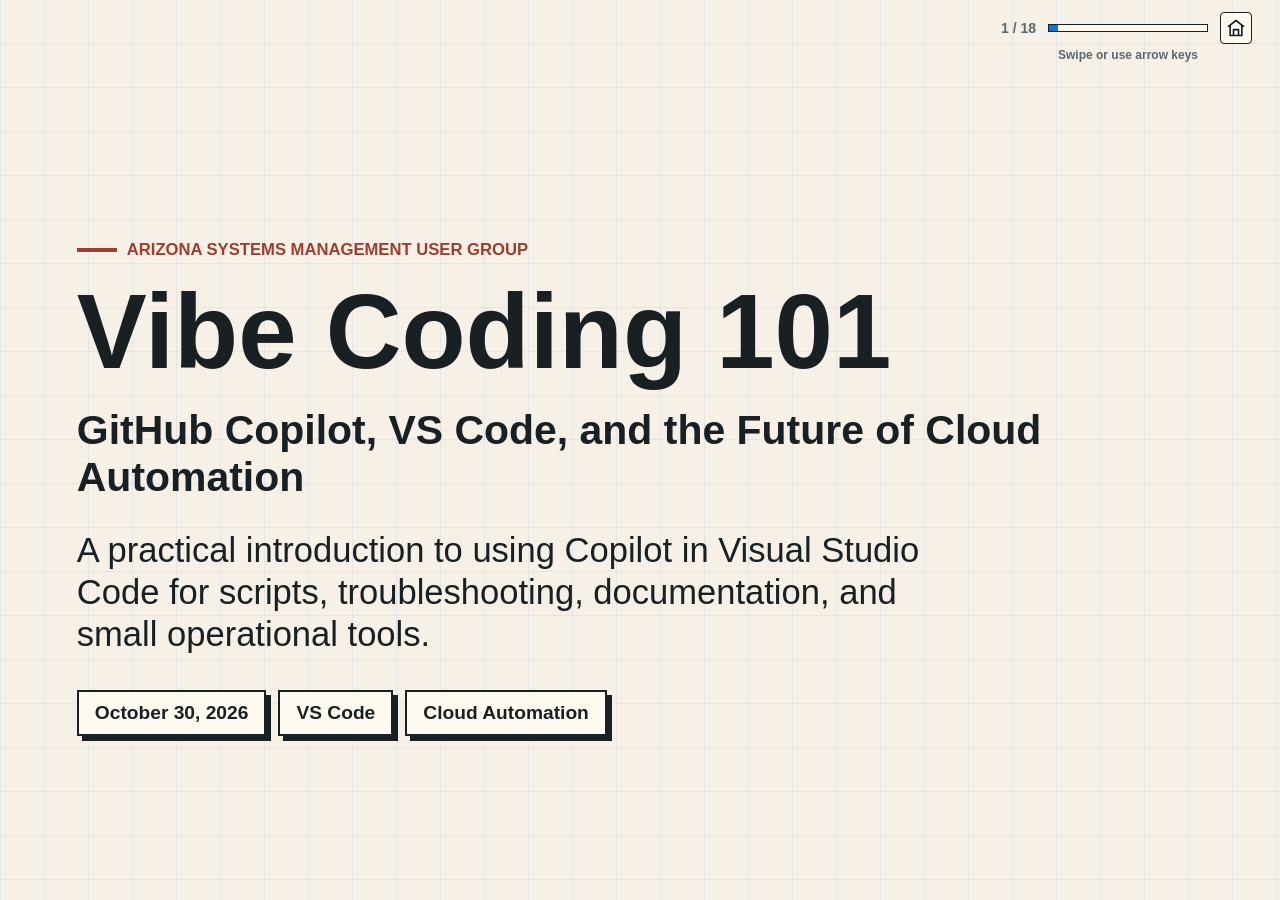
<file: slides/index.html>
<!doctype html>
<html lang="en">
<head>
  <meta charset="utf-8">
  <meta name="viewport" content="width=device-width, initial-scale=1">
  <title>Vibe Coding 101: GitHub Copilot, VS Code, and the Future of Cloud Automation</title>
  <style>
    :root {
      --bg: #f6f0e6;
      --ink: #182024;
      --muted: #5d676c;
      --panel: #fffaf0;
      --line: #d8cdbc;
      --cyan: #0078d4;
      --green: #16835a;
      --amber: #c77700;
      --brick: #a13d2d;
      --shadow: 0 18px 55px rgba(24, 32, 36, 0.16);
    }

    * {
      box-sizing: border-box;
    }

    body {
      margin: 0;
      height: 100vh;
      display: grid;
      grid-template-rows: auto minmax(0, 1fr);
      color: var(--ink);
      background:
        linear-gradient(90deg, rgba(0, 120, 212, 0.08) 1px, transparent 1px),
        linear-gradient(0deg, rgba(22, 131, 90, 0.07) 1px, transparent 1px),
        var(--bg);
      background-size: 44px 44px;
      font-family: "Aptos Display", "Segoe UI Variable Display", Candara, Calibri, sans-serif;
      overflow: hidden;
    }

    .deck {
      width: 100%;
      height: 100%;
      position: relative;
    }

    .slide {
      position: absolute;
      inset: 0;
      display: none;
      padding: clamp(32px, 6vw, 84px);
      align-items: safe center;
      overflow: auto;
      touch-action: pan-y;
    }

    .slide.active {
      display: flex;
    }

    .slide-use-cases {
      padding-block: 24px;
      align-items: flex-start;
    }

    .slide-use-cases ul {
      grid-template-columns: repeat(2, minmax(0, 1fr));
      margin-top: 24px;
      gap: 10px 16px;
    }

    .slide-use-cases li {
      padding-block: 10px;
      font-size: clamp(22px, 2.2vw, 32px);
    }

    .content {
      width: min(1180px, 100%);
      margin: 0 auto;
    }

    .presenter {
      display: grid;
      grid-template-columns: minmax(0, 1fr) minmax(220px, 360px);
      align-items: center;
      gap: clamp(28px, 5vw, 72px);
    }

    .presenter-photo {
      display: block;
      width: 100%;
      height: auto;
      border: 3px solid var(--ink);
      box-shadow: 12px 12px 0 var(--cyan);
    }

    .presenter-location {
      display: flex;
      align-items: center;
      gap: 12px;
      color: var(--cyan);
    }

    .presenter-location svg {
      width: 32px;
      height: 56px;
      flex-shrink: 0;
    }

    .presenter-location .cycling-icon {
      height: 32px;
    }

    .presenter-details {
      display: grid;
      gap: 10px;
      margin-top: 24px;
    }

    .presenter-details p {
      margin: 0;
      font-size: clamp(18px, 1.7vw, 26px);
      line-height: 1.35;
    }

    a {
      color: var(--cyan);
      text-underline-offset: 4px;
    }

    .demo a {
      color: #8dccff;
    }

    .eyebrow {
      display: inline-flex;
      gap: 10px;
      align-items: center;
      margin-bottom: 22px;
      color: var(--brick);
      font-size: clamp(14px, 1.3vw, 18px);
      font-weight: 800;
      text-transform: uppercase;
      letter-spacing: 0;
    }

    .eyebrow::before {
      content: "";
      width: 40px;
      height: 4px;
      background: var(--brick);
    }

    h1, h2 {
      margin: 0;
      line-height: 0.96;
      letter-spacing: 0;
      max-width: 980px;
    }

    h1 {
      font-size: clamp(54px, 8.2vw, 118px);
    }

    .title-subtitle {
      margin: 24px 0 0;
      max-width: 980px;
      color: var(--ink);
      font-size: clamp(28px, 3.2vw, 46px);
      font-weight: 650;
      line-height: 1.15;
    }

    h2 {
      font-size: clamp(46px, 6vw, 86px);
    }

    .showcase-title {
      max-width: none;
      font-size: clamp(20px, 5.4vw, 78px);
      white-space: nowrap;
    }

    p {
      max-width: 850px;
      color: var(--muted);
      font-size: clamp(22px, 2.4vw, 34px);
      line-height: 1.22;
    }

    .lead {
      margin-top: 28px;
      color: var(--ink);
      font-size: clamp(24px, 2.7vw, 38px);
    }

    .meta {
      display: flex;
      flex-wrap: wrap;
      gap: 12px;
      margin-top: 34px;
    }

    .pill {
      border: 2px solid var(--ink);
      background: var(--panel);
      padding: 10px 16px;
      font-size: clamp(16px, 1.5vw, 22px);
      font-weight: 750;
      box-shadow: 5px 5px 0 var(--ink);
    }

    .grid {
      display: grid;
      grid-template-columns: repeat(3, 1fr);
      gap: 18px;
      margin-top: 42px;
    }

    .grid-operations {
      grid-template-columns: repeat(2, minmax(0, 1fr));
    }

    .tile {
      min-height: 190px;
      border: 2px solid var(--ink);
      background: var(--panel);
      padding: 24px;
      box-shadow: 7px 7px 0 var(--ink);
    }

    .tile strong {
      display: block;
      margin-bottom: 12px;
      font-size: clamp(24px, 2.3vw, 34px);
    }

    .tile span {
      color: var(--muted);
      font-size: clamp(18px, 1.7vw, 24px);
      line-height: 1.25;
    }

    .flow {
      display: grid;
      grid-template-columns: repeat(6, 1fr);
      gap: 12px;
      margin-top: 52px;
    }

    .step {
      min-height: 160px;
      padding: 18px;
      color: white;
      background: var(--cyan);
      border: 2px solid var(--ink);
      box-shadow: 6px 6px 0 var(--ink);
      font-size: clamp(18px, 1.7vw, 26px);
      font-weight: 850;
      display: flex;
      flex-direction: column;
      align-items: flex-start;
      justify-content: space-between;
    }

    .step-owner {
      padding: 5px 8px;
      border: 1px solid #ffffff99;
      border-radius: 999px;
      color: white;
      font-size: clamp(10px, .8vw, 13px);
      font-weight: 700;
      line-height: 1;
      letter-spacing: .04em;
      text-transform: uppercase;
    }

    .step:nth-child(2) { background: var(--green); }
    .step:nth-child(3) { background: var(--amber); }
    .step:nth-child(4) { background: var(--brick); }
    .step:nth-child(5) { background: #495057; }
    .step:nth-child(6) { background: #314b7c; }

    .prompt {
      margin-top: 40px;
      border: 2px solid var(--ink);
      background: #11181d;
      color: #f7f4eb;
      padding: 28px;
      box-shadow: var(--shadow);
      font-family: Consolas, "Cascadia Code", monospace;
      font-size: clamp(20px, 2vw, 30px);
      line-height: 1.35;
      white-space: pre-wrap;
    }

    ul {
      margin: 38px 0 0;
      padding: 0;
      display: grid;
      gap: 16px;
      list-style: none;
      max-width: 920px;
    }

    li {
      border-left: 8px solid var(--cyan);
      background: rgba(255, 250, 240, 0.78);
      padding: 16px 20px;
      font-size: clamp(22px, 2.2vw, 32px);
      line-height: 1.16;
      box-shadow: 0 8px 24px rgba(24, 32, 36, 0.08);
    }

    li:nth-child(2) { border-color: var(--green); }
    li:nth-child(3) { border-color: var(--amber); }
    li:nth-child(4) { border-color: var(--brick); }

    .demo {
      width: min(920px, 100%);
      border: 3px solid var(--ink);
      background: var(--ink);
      color: white;
      box-shadow: 12px 12px 0 var(--amber);
      padding: clamp(28px, 4vw, 52px);
    }

    .demo h2 {
      color: white;
    }

    .demo p {
      color: #dce7ea;
    }

    .closing-layout {
      display: grid;
      grid-template-columns: minmax(0, 1fr) clamp(160px, 20vw, 230px);
      align-items: center;
      gap: clamp(28px, 5vw, 64px);
      margin-top: 28px;
    }

    .closing-layout p {
      margin: 0;
    }

    .deck-qr {
      display: grid;
      justify-items: center;
      gap: 12px;
      color: var(--ink);
      font-size: clamp(14px, 1.2vw, 18px);
      font-weight: 700;
      text-align: center;
      text-decoration: none;
    }

    .deck-qr img {
      display: block;
      width: 100%;
      border: 10px solid white;
      box-shadow: 7px 7px 0 var(--ink);
      image-rendering: pixelated;
    }

    .deck-url {
      overflow-wrap: anywhere;
      font-size: clamp(12px, 1vw, 16px);
      font-weight: 500;
    }

    .closing-share {
      display: grid;
      justify-items: center;
      gap: 12px;
    }

    .repo-link {
      font-size: clamp(12px, 1vw, 16px);
      font-weight: 500;
    }

    .deck-qr:hover .deck-url,
    .deck-qr:focus-visible .deck-url {
      text-decoration: underline;
      text-underline-offset: 4px;
    }

    .slide-status {
      display: grid;
      grid-template-columns: auto minmax(80px, 160px) auto;
      grid-template-rows: auto auto;
      align-items: center;
      justify-content: end;
      column-gap: 12px;
      row-gap: 4px;
      padding: 12px 28px;
      color: var(--muted);
      font-size: 14px;
      font-weight: 750;
    }

    .slide-counter {
      grid-column: 1;
      grid-row: 1;
    }

    .bar {
      grid-column: 2;
      grid-row: 1;
      width: 100%;
      height: 8px;
      border: 1px solid var(--ink);
      background: rgba(255, 250, 240, 0.85);
    }

    .home-button {
      grid-column: 3;
      grid-row: 1;
      display: grid;
      place-items: center;
      width: 32px;
      height: 32px;
      padding: 5px;
      border: 1px solid var(--ink);
      border-radius: 4px;
      color: var(--ink);
      background: var(--panel);
      cursor: pointer;
    }

    .home-button:hover,
    .home-button:focus-visible {
      color: white;
      background: var(--cyan);
    }

    .home-button svg {
      width: 20px;
      height: 20px;
    }

    .navigation-hint {
      grid-column: 2;
      grid-row: 2;
      justify-self: center;
      font-size: 12px;
      white-space: nowrap;
    }

    .bar span {
      display: block;
      width: 0;
      height: 100%;
      background: var(--cyan);
      transition: width 180ms ease;
    }

    @media (max-width: 860px) {
      .slide-status {
        grid-template-columns: auto minmax(80px, 160px) auto;
        padding: 12px 22px;
      }

      .slide {
        padding: 28px 22px;
      }

      .grid,
      .flow,
      .presenter {
        grid-template-columns: 1fr;
      }

      .presenter-photo {
        max-width: 280px;
      }

      .tile,
      .step {
        min-height: auto;
      }
    }

    @media (max-width: 640px) {
      body {
        height: 100dvh;
      }

      .slide {
        align-items: flex-start;
        overflow-y: auto;
        overscroll-behavior-y: contain;
        -webkit-overflow-scrolling: touch;
      }

      .slide-use-cases ul {
        grid-template-columns: 1fr;
      }

      .closing-layout {
        grid-template-columns: 1fr;
        justify-items: start;
      }

      .deck-qr {
        width: min(160px, 100%);
      }
    }

    @media print {
      body {
        display: block;
        height: auto;
        overflow: visible;
        background: white;
      }

      .deck,
      .slide {
        position: static;
        display: block;
        width: auto;
        height: auto;
        overflow: visible;
        page-break-after: always;
      }

      .slide-status {
        display: none;
      }
    }
  </style>
</head>
<body>
  <div class="slide-status">
    <span class="slide-counter" id="counter" aria-live="polite">1 / 17</span>
    <div class="bar"><span id="progress"></span></div>
    <button class="home-button" id="home-button" type="button" aria-label="Go to first slide" title="Go to first slide">
      <svg viewBox="0 0 24 24" fill="none" stroke="currentColor" stroke-width="2" stroke-linecap="round" stroke-linejoin="round" aria-hidden="true">
        <path d="m3 10 9-7 9 7M5 9v12h14V9M9 21v-7h6v7"/>
      </svg>
    </button>
    <span class="navigation-hint">Swipe or use arrow keys</span>
  </div>

  <main class="deck" aria-live="polite">
    <section class="slide active">
      <div class="content">
        <div class="eyebrow">Arizona Systems Management User Group</div>
        <h1>Vibe Coding 101</h1>
        <p class="title-subtitle">GitHub Copilot, VS Code, and the Future of Cloud Automation</p>
        <p class="lead">A practical introduction to using Copilot in Visual Studio Code for scripts, troubleshooting, documentation, and small operational tools.</p>
        <div class="meta">
          <span class="pill">October 30, 2026</span>
          <span class="pill">VS Code</span>
          <span class="pill">Cloud Automation</span>
        </div>
      </div>
    </section>

    <section class="slide">
      <div class="content presenter">
        <div>
          <div class="eyebrow">Meet Your Presenter</div>
          <h2>Greg Ramsey</h2>
          <p class="lead">Senior Distinguished Engineer / Senior Architect</p>
          <p>Dell Technologies</p>
          <p class="presenter-location">
            <svg viewBox="0 0 32 56" fill="none" stroke="currentColor" stroke-width="2" stroke-linecap="round" stroke-linejoin="round" aria-hidden="true">
              <path d="M16 2v8M10 14l6-4 6 4M3 17h26l-7 5H10zM12 22l2 10-5 21M20 22l-2 10 5 21M14 32h4M11 45h10M6 54h20"/>
            </svg>
            <span>Based in Seattle</span>
          </p>
          <p class="presenter-location">
            <svg class="cycling-icon" viewBox="0 0 32 32" fill="none" stroke="currentColor" stroke-width="1.6" stroke-linecap="round" stroke-linejoin="round" aria-hidden="true">
              <circle cx="7" cy="23" r="6"/>
              <circle cx="25" cy="23" r="6"/>
              <path d="M7 23l6-12 6 12H7l14-12 4 12M10 11h6M21 11l-2-5h5"/>
            </svg>
            <span>Enjoys cycling</span>
          </p>
          <div class="presenter-details">
            <p><strong>X:</strong> <a href="https://x.com/ramseyg" target="_blank" rel="noopener noreferrer">@ramseyg</a></p>
            <p><strong>LinkedIn:</strong> <a href="https://www.linkedin.com/in/ramseyg/" target="_blank" rel="noopener noreferrer">Greg Ramsey</a></p>
          </div>
        </div>
        <img class="presenter-photo" src="images/greg-ramsey.jpg" alt="Greg Ramsey" width="400" height="400">
      </div>
    </section>

    <section class="slide">
      <div class="content">
        <div class="eyebrow">Before We Begin</div>
        <h2>We all come to AI with different experience and perspectives.</h2>
      </div>
    </section>

    <section class="slide">
      <div class="content">
        <div class="eyebrow">Keep The Trajectory In Mind</div>
        <h2>Today's AI is a starting point, not the ceiling.</h2>
        <p class="lead">Expect capabilities to improve. Keep your judgment in the loop.</p>
      </div>
    </section>

    <section class="slide">
      <div class="content">
        <div class="eyebrow">A Word About Security</div>
        <h2>Today’s examples are for demonstration purposes only.</h2>
        <p>Before using them in your environment, consult your security team and follow your organization’s policies.</p>
      </div>
    </section>

    <section class="slide">
      <div class="content">
        <div class="eyebrow">Why It Matters</div>
        <h2>Cloud work is full of repeatable patterns.</h2>
        <div class="grid grid-operations">
          <div class="tile"><strong>Scripts</strong><span>Generate, explain, and refine automation without starting from a blank file.</span></div>
          <div class="tile"><strong>Config</strong><span>Reason through YAML, JSON, Bicep, CLI commands, and docs from inside the editor.</span></div>
          <div class="tile"><strong>Troubleshooting</strong><span>Use errors and terminal output as context for the next useful step.</span></div>
          <div class="tile"><strong>Simplify</strong><span>Build operator-friendly interfaces that turn routine tasks into clear, guided steps.</span></div>
        </div>
      </div>
    </section>

    <section class="slide">
      <div class="content">
        <div class="eyebrow">Vibe Coding</div>
        <h2>A fast loop with human judgment still in charge.</h2>
        <div class="flow" aria-label="Vibe coding workflow">
          <div class="step"><span class="step-owner">Human</span><span>Prompt</span></div>
          <div class="step"><span class="step-owner">Copilot</span><span>Draft</span></div>
          <div class="step"><span class="step-owner">Human</span><span>Review</span></div>
          <div class="step"><span class="step-owner">Human + tools</span><span>Test</span></div>
          <div class="step"><span class="step-owner">Together</span><span>Refine</span></div>
          <div class="step"><span class="step-owner">Copilot + human</span><span>Document</span></div>
        </div>
      </div>
    </section>

    <section class="slide">
      <div class="content">
        <div class="eyebrow">Copilot In VS Code</div>
        <h2>Copilot shows up where the work is happening.</h2>
        <ul>
          <li>Inline suggestions while you type</li>
          <li>Chat for questions, generation, explanation, and debugging</li>
          <li>Workspace context from files, selections, and terminal output</li>
          <li>Help with tests, documentation, refactoring, and reviews</li>
        </ul>
      </div>
    </section>

    <section class="slide">
      <div class="content">
        <div class="eyebrow">Prompt Pattern</div>
        <h2>Useful prompts have four parts.</h2>
        <div class="prompt">Goal: What I want to accomplish.
Context: The tool, language, file, or environment.
Constraints: What must or must not happen.
Output: The format I want back.</div>
      </div>
    </section>

    <section class="slide slide-use-cases">
      <div class="content">
        <div class="eyebrow">Cloud Automation Use Cases</div>
        <h2>Good demos are useful, safe, and easy to inspect.</h2>
        <ul>
          <li>Azure resource inventory</li>
          <li>Script explanation and risk review</li>
          <li>Broken script troubleshooting</li>
          <li>Operational documentation generation</li>
          <li>Simple web apps</li>
        </ul>
      </div>
    </section>

    <section class="slide">
      <div class="content demo">
        <div class="eyebrow">Demo 1</div>
        <h2>Explain and improve a script.</h2>
      </div>
    </section>

    <section class="slide">
      <div class="content demo">
        <div class="eyebrow">Demo 2</div>
        <h2>Explore an Intune endpoint dashboard.</h2>
        <p>Use sample data to explore fleet compliance, OS versions, and stale devices, with filters and drill-downs. See how it can connect to Microsoft Graph.</p>
      </div>
    </section>

    <section class="slide">
      <div class="content">
        <div class="eyebrow">Guardrails</div>
        <h2>Generated code is a draft.</h2>
        <ul>
          <li>Review before running</li>
          <li>Protect secrets and tenant data</li>
          <li>Prefer read-only demos and least privilege</li>
          <li>Validate in a safe environment before production</li>
        </ul>
      </div>
    </section>

    <section class="slide">
      <div class="content">
        <div class="eyebrow">Looking Ahead</div>
        <h2>Vibe coding vs. spec-driven development</h2>
        <div class="grid grid-operations">
          <div class="tile">
            <strong>Vibe coding</strong>
            <span>Explore through conversation: prompt, review, test, and refine as the idea takes shape.</span>
          </div>
          <div class="tile">
            <strong>Spec-driven development</strong>
            <span>Make intent explicit first: agree on requirements and acceptance criteria, then guide implementation and tests with a shared spec.</span>
          </div>
        </div>
        <p>More structure as scope and team needs grow. Both still need iteration and review.</p>
        <p>Beyond today's scope: explore <a href="https://github.com/github/spec-kit" target="_blank" rel="noopener noreferrer">GitHub Spec Kit</a> next.</p>
      </div>
    </section>

    <section class="slide">
      <div class="content">
        <div class="eyebrow">Next Steps</div>
        <h2>Try it on one small automation task.</h2>
        <ul>
          <li>Use the goal, context, constraints, output pattern</li>
          <li>Ask Copilot to explain before changing code</li>
          <li>Keep a personal prompt library</li>
          <li>Build review and testing into the loop</li>
        </ul>
      </div>
    </section>

    <section class="slide">
      <div class="content">
        <div class="eyebrow">Beyond Scripts: App Showcase</div>
        <h2 class="showcase-title">Small ideas. Useful apps.</h2>
        <div class="grid">
          <div class="tile">
            <strong><a href="https://www.eventpin.net/" target="_blank" rel="noopener noreferrer">EventPin</a></strong>
            <span>An interactive map showing where event attendees are from.</span>
          </div>
          <div class="tile">
            <strong><a href="https://rideradar.net/" target="_blank" rel="noopener noreferrer">Ride Radar</a></strong>
            <span>Cyclist-focused weather forecasts with daylight temperatures, rain, wind, and UV conditions.</span>
          </div>
          <div class="tile">
            <strong><a href="https://www.stripstumble.com/" target="_blank" rel="noopener noreferrer">Strip Stumble</a></strong>
            <span>Created by a colleague of Greg's. A Las Vegas Strip guide to food, drinks, happy hours, entertainment, and printable maps.</span>
          </div>
        </div>
      </div>
    </section>

    <section class="slide">
      <div class="content">
        <div class="eyebrow">Q&A</div>
        <div class="closing-layout">
          <div>
            <h2>What automation task would you try first?</h2>
            <p>Good candidate: something repetitive, non-production, inspectable, and useful enough that improving it would save real time.</p>
          </div>
          <div class="closing-share">
            <a class="deck-qr" href="https://ramseygr.github.io/AZSMUG20261030/" target="_blank" rel="noopener noreferrer" aria-label="Open the published slide deck">
              <img src="images/deck-qr.svg" alt="QR code linking to the published slide deck">
              <span>Scan to open the slides</span>
              <span class="deck-url">ramseygr.github.io/AZSMUG20261030</span>
            </a>
            <a class="repo-link" href="https://github.com/ramseygr/AZSMUG20261030" target="_blank" rel="noopener noreferrer">Source: GitHub repository</a>
          </div>
        </div>
      </div>
    </section>

    <section class="slide slide-resources">
      <div class="content">
        <div class="eyebrow">Resources</div>
        <h2>Keep exploring.</h2>
        <div class="grid">
          <div class="tile">
            <strong><a href="https://github.com/ramseygr/AZSMUG20261030" target="_blank" rel="noopener noreferrer">Session repository</a></strong>
            <span>Slides, demos, and reusable prompts from this session.</span>
          </div>
          <div class="tile">
            <strong><a href="https://learn.microsoft.com/en-us/entra/msal/javascript/browser/about-msal-browser" target="_blank" rel="noopener noreferrer">MSAL Browser</a></strong>
            <span>Microsoft documentation for the browser authentication library used in the dashboard demo.</span>
          </div>
          <div class="tile">
            <strong><a href="https://docs.github.com/en/billing/concepts/product-billing/github-copilot-licenses" target="_blank" rel="noopener noreferrer">Copilot licensing</a></strong>
            <span>Reference for Copilot plans and license options.</span>
          </div>
        </div>
      </div>
    </section>
  </main>

  <script>
    const slides = Array.from(document.querySelectorAll('.slide'));
    const counter = document.querySelector('#counter');
    const progress = document.querySelector('#progress');
    const homeButton = document.querySelector('#home-button');
    const deck = document.querySelector('.deck');
    let current = 0;
    let touchStart = null;

    function showSlide(index) {
      current = Math.max(0, Math.min(index, slides.length - 1));
      slides.forEach((slide, slideIndex) => {
        slide.classList.toggle('active', slideIndex === current);
      });
      counter.textContent = `${current + 1} / ${slides.length}`;
      progress.style.width = `${((current + 1) / slides.length) * 100}%`;
      history.replaceState(null, '', `#slide-${current + 1}`);
    }

    document.addEventListener('keydown', (event) => {
      if (event.key === 'ArrowRight' || event.key === 'PageDown' || event.key === ' ') {
        event.preventDefault();
        showSlide(current + 1);
      }

      if (event.key === 'ArrowLeft' || event.key === 'PageUp') {
        event.preventDefault();
        showSlide(current - 1);
      }

      if (event.key === 'Home') {
        showSlide(0);
      }

      if (event.key === 'End') {
        showSlide(slides.length - 1);
      }
    });

    deck.addEventListener('pointerdown', (event) => {
      if (!event.isPrimary || event.pointerType !== 'touch'
        || event.target.closest('a, button, input, textarea, select')) {
        touchStart = null;
        return;
      }
      touchStart = { x: event.clientX, y: event.clientY, pointerId: event.pointerId };
    });

    deck.addEventListener('pointerup', (event) => {
      if (!touchStart || event.pointerId !== touchStart.pointerId) return;
      const deltaX = event.clientX - touchStart.x;
      const deltaY = event.clientY - touchStart.y;
      touchStart = null;
      if (Math.abs(deltaX) < 50 || Math.abs(deltaX) < Math.abs(deltaY) * 1.25) return;
      showSlide(current + (deltaX < 0 ? 1 : -1));
    });

    deck.addEventListener('pointercancel', () => {
      touchStart = null;
    });

    homeButton.addEventListener('click', () => showSlide(0));

    const savedSlide = Number(location.hash.match(/^#slide-(\d+)$/)?.[1]) - 1;
    showSlide(Number.isInteger(savedSlide) && savedSlide >= 0 ? savedSlide : 0);
  </script>
</body>
</html>
</file>
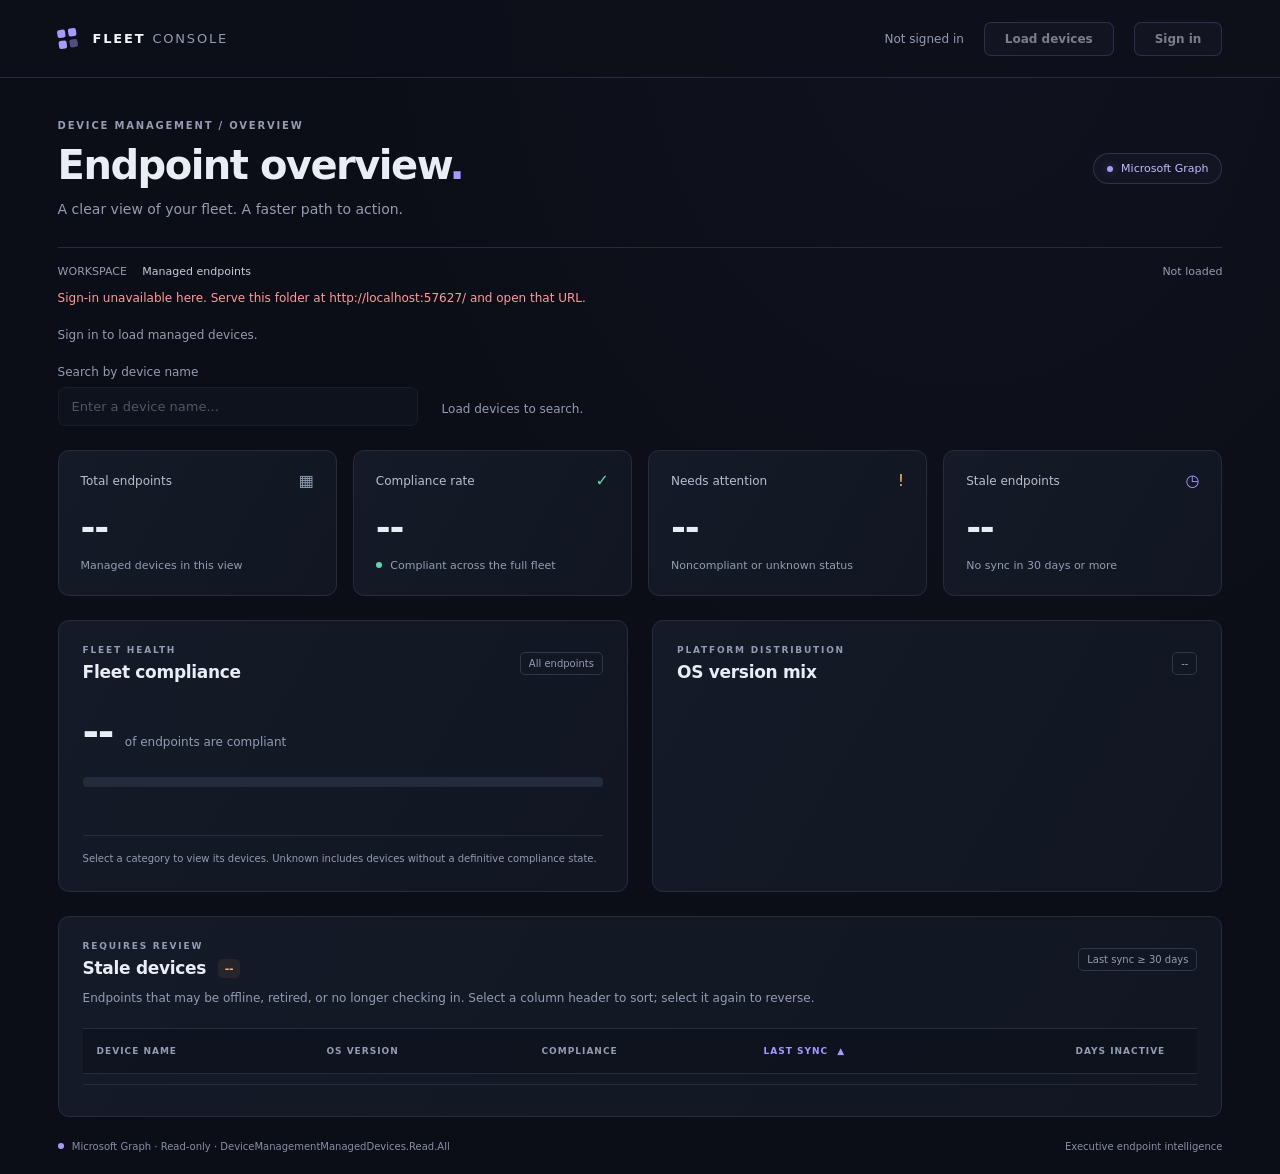
<file: demos/intune-dashboard-v2/index.html>
<!doctype html>
<html lang="en">
  <head>
    <meta charset="utf-8">
    <meta name="viewport" content="width=device-width, initial-scale=1">
    <meta name="color-scheme" content="dark">
    <title>Endpoint Overview | Fleet Console</title>
    <link rel="stylesheet" href="styles.css">
    <script src="app.js" type="module"></script>
  </head>
  <body>
    <header class="topbar">
      <a class="brand" href="./index.html" aria-label="Fleet Console home">
        <span class="brand-icon" aria-hidden="true"><span></span><span></span><span></span><span></span></span>
        FLEET<span class="brand-light">CONSOLE</span>
      </a>
      <div class="session">
        <span id="session-label">Not signed in</span>
        <button id="load-button" class="button" type="button" disabled>Load devices</button>
        <button id="auth-button" class="button" type="button" disabled>Sign in</button>
      </div>
    </header>

    <main>
      <div class="page-heading">
        <div>
          <p class="eyebrow">DEVICE MANAGEMENT / OVERVIEW</p>
          <h1>Endpoint overview<span class="title-dot">.</span></h1>
          <p class="subtitle">A clear view of your fleet. A faster path to action.</p>
        </div>
        <span class="preview-badge"><span aria-hidden="true"></span> <span id="data-source-label">Microsoft Graph</span></span>
      </div>

      <div class="context-bar">
        <span>WORKSPACE <strong id="workspace-label">Managed endpoints</strong></span>
        <span id="updated-at">Not loaded</span>
      </div>
      <p id="auth-status" class="status" role="status" aria-live="polite">Initializing Microsoft Entra sign-in. Serve this folder at http://localhost:57627/.</p>
      <p id="status" class="status" role="status" aria-live="polite">Sign in to load managed devices.</p>
      <div class="filter-bar">
        <div class="search-field">
          <label for="device-search">Search by device name</label>
          <input id="device-search" type="search" placeholder="Enter a device name..." autocomplete="off" aria-describedby="filter-summary" disabled>
        </div>
        <p id="filter-summary" role="status" aria-live="polite">Load devices to search.</p>
      </div>

      <section class="summary-grid" aria-label="Fleet summary">
        <article class="summary-card">
          <p class="metric-label">Total endpoints <span class="metric-icon" aria-hidden="true">&#9638;</span></p>
          <p id="total-count" class="metric-value">--</p>
          <p class="metric-note">Managed devices in this view</p>
        </article>
        <article class="summary-card">
          <p class="metric-label">Compliance rate <span class="metric-icon green" aria-hidden="true">&#10003;</span></p>
          <p id="compliance-rate" class="metric-value">--</p>
          <p class="metric-note"><span class="dot green-bg"></span> Compliant across the full fleet</p>
        </article>
        <article class="summary-card">
          <p class="metric-label">Needs attention <span class="metric-icon amber" aria-hidden="true">!</span></p>
          <p id="attention-count" class="metric-value">--</p>
          <p class="metric-note">Noncompliant or unknown status</p>
        </article>
        <article class="summary-card">
          <p class="metric-label">Stale endpoints <span class="metric-icon purple" aria-hidden="true">&#9719;</span></p>
          <p id="stale-count" class="metric-value">--</p>
          <p class="metric-note">No sync in 30 days or more</p>
        </article>
      </section>

      <div class="insights-grid">
        <section class="panel" aria-labelledby="compliance-title">
          <div class="panel-heading">
            <div><p class="eyebrow">FLEET HEALTH</p><h2 id="compliance-title">Fleet compliance</h2></div>
            <span id="compliance-scope" class="panel-tag">All endpoints</span>
          </div>
          <div class="compliance-headline"><strong id="compliant-percent">--</strong><span>of endpoints are compliant</span></div>
          <div id="compliance-bar" class="compliance-bar" aria-hidden="true"></div>
          <div id="compliance-breakdown" class="compliance-breakdown"></div>
          <p class="panel-footnote">Select a category to view its devices. Unknown includes devices without a definitive compliance state.</p>
        </section>
        <section class="panel" aria-labelledby="os-title">
          <div class="panel-heading">
            <div><p class="eyebrow">PLATFORM DISTRIBUTION</p><h2 id="os-title">OS version mix</h2></div>
            <span id="version-count" class="panel-tag">-- versions</span>
          </div>
          <div id="os-breakdown" class="os-breakdown"></div>
        </section>
      </div>

      <section class="panel stale-panel" aria-labelledby="stale-title">
        <div class="panel-heading">
          <div><p class="eyebrow">REQUIRES REVIEW</p><h2 id="stale-title">Stale devices <span id="stale-table-count" class="count-badge">--</span></h2></div>
          <span class="panel-tag">Last sync &ge; 30 days</span>
        </div>
        <p class="table-description">Endpoints that may be offline, retired, or no longer checking in. Select a column header to sort; select it again to reverse.</p>
        <div class="table-scroll">
          <table>
            <caption class="sr-only">Devices matching the search that have not synced for at least 30 days</caption>
            <thead><tr>
              <th scope="col" aria-sort="none"><button class="sort-button" type="button" data-sort="deviceName">Device name <span aria-hidden="true"></span></button></th>
              <th scope="col" aria-sort="none"><button class="sort-button" type="button" data-sort="osVersion">OS version <span aria-hidden="true"></span></button></th>
              <th scope="col" aria-sort="none"><button class="sort-button" type="button" data-sort="compliance">Compliance <span aria-hidden="true"></span></button></th>
              <th scope="col" aria-sort="ascending"><button class="sort-button" type="button" data-sort="lastSync">Last sync <span aria-hidden="true">&#9650;</span></button></th>
              <th scope="col" class="align-right" aria-sort="none"><button class="sort-button" type="button" data-sort="daysInactive">Days inactive <span aria-hidden="true"></span></button></th>
            </tr></thead>
            <tbody id="stale-rows"></tbody>
          </table>
        </div>
        <p id="stale-empty" class="empty-state" hidden>No stale devices. Every device with a known sync date checked in within 30 days.</p>
        <p id="sync-note" class="panel-footnote"></p>
      </section>
      <footer><span><span class="dot purple-bg"></span> <span id="data-source-note">Microsoft Graph &middot; Read-only &middot; DeviceManagementManagedDevices.Read.All</span></span><span>Executive endpoint intelligence</span></footer>
    </main>
    <dialog id="compliance-dialog" class="compliance-dialog" aria-labelledby="compliance-dialog-title" aria-describedby="compliance-dialog-count">
      <div class="panel-heading">
        <div>
          <p class="eyebrow">COMPLIANCE DRILL-DOWN</p>
          <h2 id="compliance-dialog-title">Compliance devices</h2>
          <p id="compliance-dialog-count" class="table-description"></p>
        </div>
        <button id="compliance-dialog-close" class="button" type="button" autofocus>Close</button>
      </div>
      <div class="table-scroll" tabindex="0" role="region" aria-label="Compliance device details">
        <table>
          <caption class="sr-only">Devices in the selected compliance category, sorted by device name</caption>
          <thead>
            <tr>
              <th scope="col">Device name</th>
              <th scope="col">User</th>
              <th scope="col">OS and version</th>
              <th scope="col">Original Intune compliance state</th>
              <th scope="col">Last sync</th>
            </tr>
          </thead>
          <tbody id="compliance-dialog-rows"></tbody>
        </table>
      </div>
    </dialog>
  </body>
</html>
</file>
<file: demos/intune-dashboard-v2/styles.css>
:root {
  font-family: "Segoe UI", system-ui, sans-serif;
  color: #e9edf6;
  background: #0b0e16;
  font-synthesis: none;
  --muted: #929cb3;
  --line: #252c3e;
  --green: #58d8ae;
  --amber: #f2b66c;
  --purple: #a799ff;
}
* { box-sizing: border-box; }
body { margin: 0; background: radial-gradient(ellipse at 75% 0, #18172d60, transparent 48%); min-height: 100vh; }
button, a { -webkit-tap-highlight-color: transparent; }
button { font: inherit; }
.topbar { min-height: 78px; padding: 18px 4.5%; border-bottom: 1px solid var(--line); display: flex; align-items: center; justify-content: space-between; gap: 20px; background: #0d101acc; }
.brand { display: flex; align-items: center; gap: 7px; color: #f2f4ff; text-decoration: none; font-size: 13px; font-weight: 750; letter-spacing: 1.8px; }
.brand-light { color: var(--muted); font-weight: 400; }
.brand-icon { display: grid; grid-template-columns: repeat(2, 8px); gap: 3px; margin-right: 9px; transform: rotate(-8deg); }
.brand-icon span { width: 8px; height: 8px; background: var(--purple); border-radius: 2px; }
.brand-icon span:last-child { opacity: .45; }
.session { display: flex; align-items: center; gap: 20px; font-size: 12px; color: var(--muted); }
.button { color: #ece9ff; background: #a799ff14; border: 1px solid #a799ff66; border-radius: 7px; padding: 9px 20px; cursor: pointer; font-weight: 600; }
.button:hover { background: #a799ff30; border-color: var(--purple); }
.button:disabled { opacity: .5; cursor: wait; }
:focus-visible { outline: 2px solid var(--purple); outline-offset: 5px; }
main { max-width: 1440px; margin: auto; padding: 42px 4.5% 22px; }
.page-heading { display: flex; align-items: center; justify-content: space-between; gap: 20px; margin-bottom: 30px; }
.eyebrow { color: var(--muted); font-size: 10px; font-weight: 650; letter-spacing: 1.8px; margin: 0 0 10px; }
h1 { font-size: clamp(28px, 3.2vw, 40px); line-height: 1.2; margin: 0; font-weight: 650; letter-spacing: -1.5px; }
.title-dot { color: var(--purple); }
.subtitle { margin: 12px 0 0; font-size: 14px; color: var(--muted); }
.preview-badge { display: inline-flex; align-items: center; gap: 8px; font-size: 11px; color: #c5baff; border: 1px solid #a799ff33; border-radius: 20px; padding: 8px 13px; white-space: nowrap; background: #a799ff0a; }
.preview-badge > span:first-child, .dot { display: inline-block; width: 6px; height: 6px; border-radius: 50%; flex-shrink: 0; }
.preview-badge > span:first-child { background: var(--purple); box-shadow: 0 0 8px #a799ff50; }
.context-bar { display: flex; justify-content: space-between; gap: 12px; border-top: 1px solid var(--line); padding: 17px 0 0; color: var(--muted); font-size: 11px; }
.context-bar strong { margin-left: 12px; color: #c4cbdc; font-weight: 500; }
.status { color: var(--muted); font-size: 12px; margin: 13px 0 20px; min-height: 17px; }
.status.error { color: #ff9a9a; }
.filter-bar { display: flex; align-items: flex-end; flex-wrap: wrap; gap: 12px 24px; margin-bottom: 24px; }
.search-field { display: grid; gap: 8px; width: min(100%, 360px); }
.search-field label, #filter-summary { color: var(--muted); font-size: 12px; }
.search-field input { width: 100%; font: inherit; font-size: 13px; color: #e9edf6; background: #111622; border: 1px solid var(--line); border-radius: 7px; padding: 11px 13px; }
.search-field input::placeholder { color: var(--muted); }
.search-field input:disabled { opacity: .5; }
#filter-summary { margin: 0 0 10px; }
.summary-grid { display: grid; grid-template-columns: repeat(4, minmax(0, 1fr)); gap: 16px; margin-bottom: 24px; }
.summary-card, .panel { border: 1px solid var(--line); border-radius: 11px; background: linear-gradient(120deg, #151a28, #111622); }
.summary-card { padding: 20px 22px; }
.metric-label { display: flex; align-items: center; justify-content: space-between; font-size: 12px; color: #b6bfd2; margin: 0; }
.metric-icon { font-size: 16px; color: var(--muted); }
.metric-value { font-size: 36px; line-height: 1.15; font-weight: 600; letter-spacing: -1.3px; margin: 17px 0 10px; font-variant-numeric: tabular-nums; }
.metric-note { font-size: 11px; color: var(--muted); margin: 0; line-height: 1.5; }
.dot { margin-right: 5px; vertical-align: 1px; }
.green { color: var(--green); }
.amber { color: var(--amber); }
.purple { color: var(--purple); }
.green-bg { background: var(--green); }
.amber-bg { background: var(--amber); }
.purple-bg { background: var(--purple); }
.insights-grid { display: grid; grid-template-columns: 1fr 1fr; gap: 24px; margin-bottom: 24px; }
.panel { padding: 24px; min-width: 0; }
.panel-heading { display: flex; align-items: center; justify-content: space-between; gap: 16px; }
.panel-heading .eyebrow { font-size: 9px; margin-bottom: 7px; }
h2 { font-size: 17px; font-weight: 600; letter-spacing: -.3px; margin: 0; }
.panel-tag { color: var(--muted); font-size: 10px; border: 1px solid #30374a; padding: 5px 8px; border-radius: 5px; white-space: nowrap; }
.compliance-headline { margin: 27px 0 22px; display: flex; align-items: baseline; gap: 12px; }
.compliance-headline strong { font-size: 40px; font-weight: 550; letter-spacing: -1.5px; }
.compliance-headline > span { color: var(--muted); font-size: 12px; }
.compliance-bar { display: flex; gap: 4px; height: 10px; border-radius: 4px; overflow: hidden; background: #222a3c; }
.compliance-segment { min-width: 0; }
.compliance-breakdown { display: grid; grid-template-columns: repeat(3, 1fr); margin: 24px 0; }
.compliance-category { border: 0; border-right: 1px solid var(--line); padding: 8px 8px 8px 20px; background: transparent; color: inherit; text-align: left; cursor: pointer; min-width: 0; border-radius: 4px; }
.compliance-category:hover:not(:disabled) { background: #a799ff14; }
.compliance-category:disabled { opacity: .5; cursor: not-allowed; }
.compliance-category:first-child { padding-left: 0; }
.compliance-category:last-child { border: 0; }
.category-name { display: block; font-size: 11px; color: #b6bfd2; margin: 0 0 10px; }
.category-count { font-size: 24px; font-weight: 600; margin-right: 8px; }
.category-percent { color: var(--muted); font-size: 10px; }
.panel-footnote { border-top: 1px solid var(--line); padding-top: 14px; margin: 0; color: var(--muted); font-size: 10px; line-height: 1.7; }
.os-breakdown { display: grid; gap: 17px; margin-top: 26px; }
.os-row-heading { display: flex; align-items: center; justify-content: space-between; font-size: 11px; gap: 16px; margin-bottom: 7px; }
.os-row-heading strong { font-weight: 500; }
.os-row-heading span { color: var(--muted); font-variant-numeric: tabular-nums; }
.os-track { height: 5px; border-radius: 4px; background: #242a3b; overflow: hidden; }
.os-fill { height: 100%; background: var(--purple); border-radius: inherit; }
.os-row:nth-child(2) .os-fill { background: #7d94ed; }
.os-row:nth-child(3) .os-fill { background: #6bbbc8; }
.os-row:nth-child(4) .os-fill { background: #7987a5; }
.stale-panel { padding-bottom: 17px; }
.count-badge { font-size: 11px; color: var(--amber); background: #f2b66c14; border-radius: 5px; padding: 3px 7px; margin-left: 6px; vertical-align: 2px; }
.table-description { font-size: 12px; color: var(--muted); margin: 13px 0 23px; }
.table-scroll { overflow-x: auto; }
table { width: 100%; border-collapse: collapse; white-space: nowrap; text-align: left; font-size: 12px; }
th { color: var(--muted); font-size: 9px; text-transform: uppercase; letter-spacing: 1px; font-weight: 600; padding: 12px 14px; background: #0b0f1980; border-top: 1px solid var(--line); border-bottom: 1px solid var(--line); }
.sort-button { border: 0; padding: 5px 0; color: inherit; background: transparent; text-transform: inherit; letter-spacing: inherit; font-weight: inherit; cursor: pointer; }
.sort-button:hover, th[aria-sort="ascending"], th[aria-sort="descending"] { color: var(--purple); }
.sort-button span { display: inline-block; min-width: 10px; margin-left: 4px; }
td { padding: 16px 14px; color: #b9c3d6; border-bottom: 1px solid #252c3e99; }
tbody tr:last-child td { border-bottom: 0; }
tbody tr:hover { background: #a799ff06; }
.device-name { font-weight: 550; color: #e0e5f0; letter-spacing: .2px; }
.device-mark { color: #7e8ba6; margin-right: 10px; }
.compliance-pill { display: inline-flex; align-items: center; padding: 4px 8px; border-radius: 5px; font-size: 10px; }
.compliance-pill.compliant { color: var(--green); background: #58d8ae10; }
.compliance-pill.noncompliant { color: var(--amber); background: #f2b66c10; }
.compliance-pill.unknown { color: #b0b8cc; background: #b0b8cc10; }
.align-right { text-align: right; }
.inactive-days { color: var(--amber); font-variant-numeric: tabular-nums; }
.stale-panel .panel-footnote { margin-top: 10px; }
.empty-state { color: var(--muted); font-size: 13px; padding: 20px 0; }
.compliance-dialog { color: #e9edf6; background: #111622; border: 1px solid var(--line); border-radius: 11px; padding: 24px; width: min(1120px, calc(100% - 32px)); max-height: calc(100dvh - 48px); overflow: auto; }
.compliance-dialog::backdrop { background: #050810c9; backdrop-filter: blur(4px); }
.compliance-dialog .table-scroll { margin-top: 8px; }
body:has(.compliance-dialog[open]) { overflow: hidden; }
footer { display: flex; justify-content: space-between; gap: 16px; color: #8590a8; font-size: 10px; padding-top: 24px; overflow-wrap: anywhere; }
.sr-only { position: absolute; width: 1px; height: 1px; padding: 0; margin: -1px; overflow: hidden; clip: rect(0, 0, 0, 0); white-space: nowrap; border: 0; }
@media (min-width: 1600px) { main { padding-left: 32px; padding-right: 32px; } }
@media (max-width: 1050px) { .summary-grid { grid-template-columns: repeat(2, minmax(0, 1fr)); } .insights-grid { gap: 16px; } .panel { padding: 20px; } .compliance-category { padding-left: 10px; } }
@media (max-width: 760px) { .insights-grid { grid-template-columns: 1fr; } .page-heading { align-items: flex-start; } .topbar { flex-wrap: wrap; } .session { gap: 10px; } .session > span { display: none; } main { padding-top: 28px; } .context-bar, footer { flex-direction: column; } .summary-card { padding: 17px; } .preview-badge { margin-top: 5px; } }
@media (max-width: 420px) { .brand { letter-spacing: 1px; font-size: 11px; } .button { padding: 8px 13px; } .page-heading { flex-direction: column; } .summary-grid { gap: 10px; } .metric-value { font-size: 30px; } .panel-heading { gap: 8px; } .panel-tag { font-size: 9px; } .compliance-headline { gap: 8px; } .compliance-headline > span { font-size: 11px; } }
</file>
